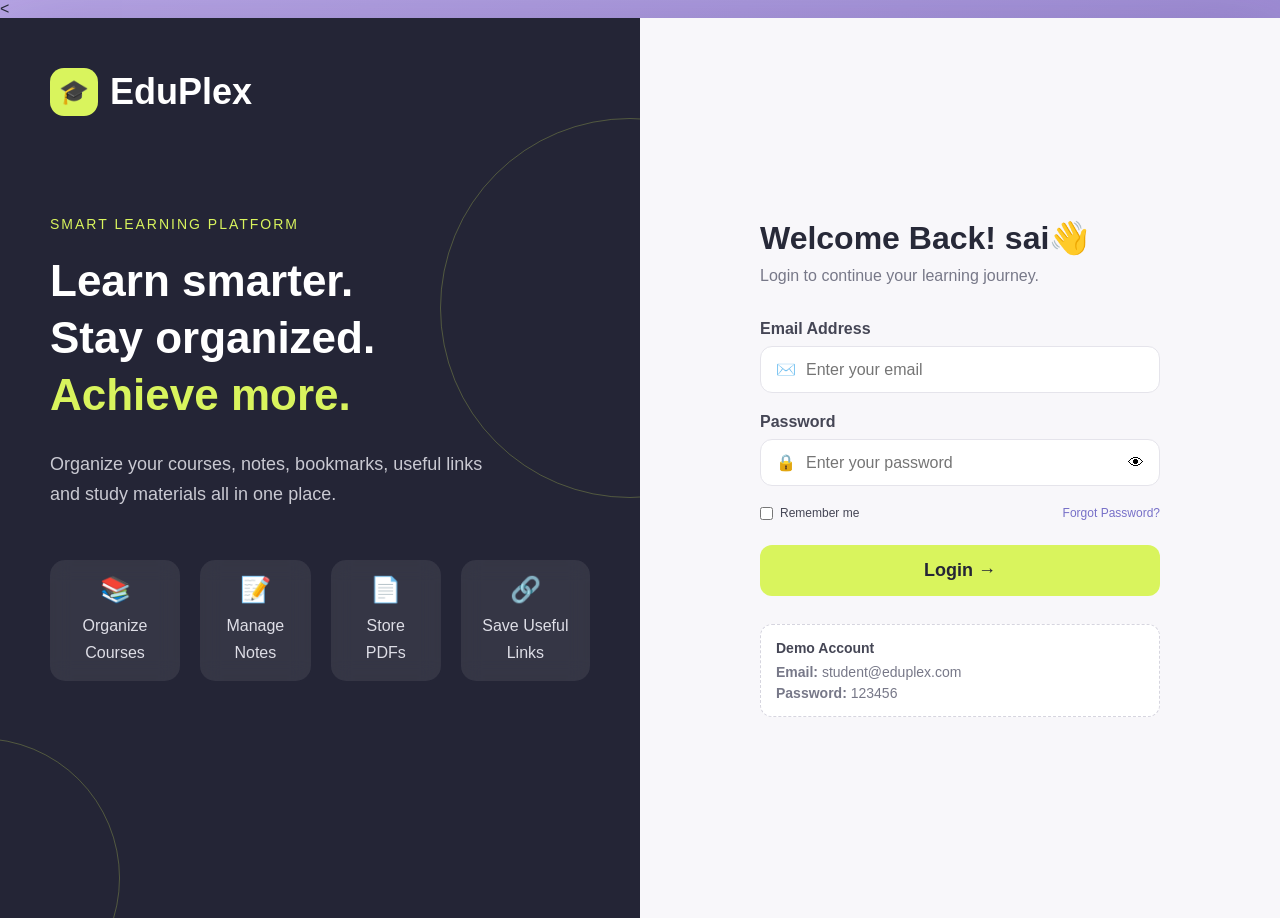
<file: index.html>
<<!DOCTYPE html>
<html lang="en">
<head>
    <meta charset="UTF-8">
    <meta name="viewport" content="width=device-width, initial-scale=1.0">

    <title>EduPlex | Login</title>

    <link rel="stylesheet" href="style.css">
</head>

<body class="login-body">

    <div class="login-container">

        <!-- LEFT SIDE -->

        <div class="login-welcome">

            <div class="brand">
                <div class="brand-icon">🎓</div>
                <h1>EduPlex</h1>
            </div>

            <div class="welcome-content">

                <span class="welcome-tag">
                    SMART LEARNING PLATFORM
                </span>

                <h2>
                    Learn smarter.<br>
                    Stay organized.<br>
                    <span>Achieve more.</span>
                </h2>

                <p>
                    Organize your courses, notes, bookmarks, useful links
                    and study materials all in one place.
                </p>

                <!-- FEATURES -->

                <div class="login-features">

                    <div>
                        <span>📚</span>
                        <p>Organize Courses</p>
                    </div>

                    <div>
                        <span>📝</span>
                        <p>Manage Notes</p>
                    </div>

                    <div>
                        <span>📄</span>
                        <p>Store PDFs</p>
                    </div>

                    <div>
                        <span>🔗</span>
                        <p>Save Useful Links</p>
                    </div>

                </div>

            </div>

            <div class="welcome-decoration decoration-one"></div>
            <div class="welcome-decoration decoration-two"></div>

        </div>


        <!-- RIGHT SIDE -->

        <div class="login-form-section">

            <div class="login-box">

                <div class="mobile-logo">
                    🎓 EduPlex
                </div>

                <h2>Welcome Back! sai👋</h2>

                <p class="login-subtitle">
                    Login to continue your learning journey.
                </p>


                <!-- LOGIN FORM -->

                <form id="loginForm">

                    <label>Email Address</label>

                    <div class="input-group">

                        <span>✉️</span>

                        <input
                            type="email"
                            id="loginEmail"
                            placeholder="Enter your email"
                            required
                        >

                    </div>


                    <label>Password</label>

                    <div class="input-group password-group">

                        <span>🔒</span>

                        <input
                            type="password"
                            id="loginPassword"
                            placeholder="Enter your password"
                            required
                        >

                        <button
                            type="button"
                            id="togglePassword"
                            class="toggle-password"
                        >
                            👁
                        </button>

                    </div>


                    <!-- LOGIN OPTIONS -->

                    <div class="login-options">

                        <label class="remember">

                            <input
                                type="checkbox"
                                id="rememberMe"
                            >

                            Remember me

                        </label>

                        <a href="#" id="forgotPassword">
                            Forgot Password?
                        </a>

                    </div>


                    <!-- LOGIN BUTTON -->

                    <button
                        type="submit"
                        class="login-btn"
                    >
                        Login →
                    </button>

                </form>


                <!-- DEMO ACCOUNT -->

                <div class="demo-login">

                    <p>
                        Demo Account
                    </p>

                    <div>
                        <strong>Email:</strong>
                        student@eduplex.com
                    </div>

                    <div>
                        <strong>Password:</strong>
                        123456
                    </div>

                </div>

            </div>

        </div>

    </div>


    <!-- TOAST -->

    <div class="toast" id="toast"></div>


    <!-- JAVASCRIPT -->

    <script src="script.js"></script>

</body>
</html>
</file>
<file: style.css>
/* ===============================
   GLOBAL
================================ */

* {
    margin: 0;
    padding: 0;
    box-sizing: border-box;
}

:root {
    --bg: #f5f4f8;
    --sidebar: #242536;
    --sidebar-light: #303146;
    --text: #272938;
    --muted: #777888;
    --white: #ffffff;
    --lime: #d9f45d;
    --lime-dark: #bddb38;
    --border: #e9e8ee;
    --purple: #ddd9ff;
    --green: #e7f5b5;
    --orange: #ffe5ce;
    --yellow: #fff0b0;
    --shadow: 0 15px 40px rgba(30, 30, 50, 0.08);
}

body {
    font-family: Arial, Helvetica, sans-serif;
    background: linear-gradient(135deg, #b7a5e6, #8e7cc9);
    color: var(--text);
    min-height: 100vh;
    padding: 35px;
}


/* ===============================
   APP CONTAINER
================================ */

.app-container {
    max-width: 1400px;
    min-height: 900px;
    margin: auto;
    display: flex;
    background: var(--bg);
    border-radius: 35px;
    overflow: hidden;
    box-shadow: 0 30px 80px rgba(40, 30, 70, 0.25);
}


/* ===============================
   SIDEBAR
================================ */

.sidebar {
    width: 255px;
    background: var(--sidebar);
    color: white;
    padding: 30px 20px;
    display: flex;
    flex-direction: column;
    flex-shrink: 0;
}

.logo {
    display: flex;
    align-items: center;
    gap: 10px;
    margin-bottom: 45px;
    padding-left: 10px;
}

.logo-icon {
    font-size: 30px;
}

.logo h2 {
    font-size: 25px;
}

.nav-menu {
    display: flex;
    flex-direction: column;
    gap: 8px;
}

.nav-link {
    border: none;
    background: transparent;
    color: #d5d5dc;
    padding: 15px 17px;
    border-radius: 16px;
    font-size: 15px;
    cursor: pointer;
    text-align: left;
    display: flex;
    align-items: center;
    gap: 12px;
    transition: 0.3s;
}

.nav-link:hover {
    background: var(--sidebar-light);
    transform: translateX(4px);
}

.nav-link.active {
    background: var(--lime);
    color: #20212d;
    font-weight: bold;
}

.sidebar-bottom {
    margin-top: auto;
}

.download-card {
    background: linear-gradient(
        135deg,
        var(--lime),
        #c3e845
    );

    color: #252535;
    border-radius: 20px;
    padding: 20px;
    text-align: center;
}

.download-icon {
    font-size: 38px;
    margin-bottom: 10px;
}

.download-card h3 {
    font-size: 16px;
    margin-bottom: 8px;
}

.download-card p {
    font-size: 12px;
    line-height: 1.5;
}


/* ===============================
   MAIN
================================ */

.main-content {
    flex: 1;
    padding: 40px;
    overflow: hidden;
}


/* ===============================
   HEADER
================================ */

.top-header {
    display: flex;
    align-items: center;
    justify-content: space-between;
    margin-bottom: 35px;
    gap: 20px;
}

.header-title h1 {
    font-size: 30px;
    margin-bottom: 8px;
}

.header-title p {
    color: var(--muted);
}

.header-right {
    display: flex;
    align-items: center;
    gap: 20px;
}

.search-box {
    width: 250px;
    background: white;
    border: 1px solid var(--border);
    border-radius: 25px;
    padding: 12px 18px;
    display: flex;
    align-items: center;
    gap: 10px;
}

.search-box input {
    border: none;
    outline: none;
    width: 100%;
    font-size: 13px;
    background: transparent;
}

.profile-avatar {
    width: 45px;
    height: 45px;
    background: #7e69cc;
    color: white;
    border-radius: 50%;
    display: grid;
    place-items: center;
    font-weight: bold;
}

.menu-btn {
    display: none;
}


/* ===============================
   PAGES
================================ */

.page {
    display: none;
    animation: fade 0.4s ease;
}

.page.active-page {
    display: block;
}

@keyframes fade {

    from {
        opacity: 0;
        transform: translateY(10px);
    }

    to {
        opacity: 1;
        transform: translateY(0);
    }
}


/* ===============================
   STATS
================================ */

.stats-grid {
    display: grid;
    grid-template-columns: repeat(4, 1fr);
    gap: 18px;
    margin-bottom: 35px;
}

.stat-card {
    background: var(--white);
    border-radius: 20px;
    padding: 20px;
    display: flex;
    align-items: center;
    gap: 15px;
    box-shadow: var(--shadow);
    transition: 0.3s;
}

.stat-card:hover {
    transform: translateY(-6px);
}

.stat-icon {
    width: 55px;
    height: 55px;
    border-radius: 17px;
    display: grid;
    place-items: center;
    font-size: 25px;
}

.purple {
    background: var(--purple);
}

.green {
    background: var(--green);
}

.orange {
    background: var(--orange);
}

.yellow {
    background: var(--yellow);
}

.stat-card h2 {
    font-size: 25px;
}

.stat-card p {
    color: var(--muted);
    font-size: 13px;
    margin-top: 5px;
}


/* ===============================
   DASHBOARD
================================ */

.dashboard-layout {
    display: grid;
    grid-template-columns: 1.7fr 1fr;
    gap: 25px;
}

.dashboard-section {
    margin-bottom: 30px;
}

.section-header {
    display: flex;
    justify-content: space-between;
    align-items: center;
    margin-bottom: 18px;
}

.section-header h2 {
    font-size: 21px;
    margin-bottom: 6px;
}

.section-header p {
    font-size: 13px;
    color: var(--muted);
}

.view-btn {
    border: none;
    background: transparent;
    text-decoration: underline;
    cursor: pointer;
    color: var(--muted);
}


/* ===============================
   COURSE PREVIEW
================================ */

.course-preview-grid {
    display: grid;
    grid-template-columns: repeat(3, 1fr);
    gap: 15px;
}

.course-card {
    background: white;
    padding: 20px;
    border-radius: 20px;
    box-shadow: var(--shadow);
    transition: 0.3s;
    position: relative;
}

.course-card:hover {
    transform: translateY(-7px);
}

.course-icon {
    width: 48px;
    height: 48px;
    background: var(--purple);
    border-radius: 15px;
    display: grid;
    place-items: center;
    font-size: 23px;
    margin-bottom: 15px;
}

.course-card h3 {
    font-size: 16px;
    margin-bottom: 8px;
}

.course-card p {
    font-size: 12px;
    color: var(--muted);
    line-height: 1.5;
}

.course-footer {
    margin-top: 18px;
    padding-top: 12px;
    border-top: 1px solid var(--border);
    font-size: 12px;
    color: var(--muted);
    display: flex;
    justify-content: space-between;
}

.delete-course {
    position: absolute;
    top: 15px;
    right: 15px;
    border: none;
    background: transparent;
    cursor: pointer;
}


/* ===============================
   ACTIVITY
================================ */

.activity-card {
    background: white;
    padding: 25px;
    border-radius: 22px;
    box-shadow: var(--shadow);
}

.increase {
    color: #65a43c;
    font-size: 13px;
    font-weight: bold;
}

.chart {
    height: 220px;
    display: flex;
    align-items: end;
    justify-content: space-around;
    border-bottom: 1px solid var(--border);
    padding-top: 20px;
}

.chart-bar {
    height: 100%;
    display: flex;
    flex-direction: column;
    justify-content: end;
    align-items: center;
    gap: 10px;
}

.bar {
    width: 12px;
    background: var(--sidebar);
    border-radius: 10px 10px 0 0;
    min-height: 10px;
}

.active-bar .bar {
    background: var(--lime-dark);
}

.chart-bar span {
    font-size: 12px;
    color: var(--muted);
}


/* ===============================
   PREMIUM CARD
================================ */

.premium-card {
    background: var(--sidebar);
    color: white;
    padding: 25px;
    border-radius: 24px;
    min-height: 210px;
    position: relative;
    overflow: hidden;
    margin-bottom: 25px;
}

.premium-card h2 {
    margin-top: 20px;
    font-size: 24px;
}

.premium-card p {
    margin-top: 10px;
    font-size: 13px;
    color: #cfcfd7;
    line-height: 1.5;
    max-width: 230px;
}

.small-logo {
    font-size: 13px;
    color: #dedee5;
}

.premium-emoji {
    position: absolute;
    right: 15px;
    bottom: 10px;
    font-size: 75px;
    opacity: 0.8;
}


/* ===============================
   BUTTONS
================================ */

.lime-btn {
    border: none;
    background: var(--lime);
    color: #262633;
    padding: 12px 18px;
    border-radius: 12px;
    cursor: pointer;
    font-weight: bold;
    transition: 0.3s;
}

.lime-btn:hover {
    background: var(--lime-dark);
    transform: translateY(-2px);
}

.full-btn {
    width: 100%;
    margin-top: 15px;
}


/* ===============================
   SCHEDULE
================================ */

.schedule-card,
.quick-card {
    background: white;
    padding: 25px;
    border-radius: 22px;
    box-shadow: var(--shadow);
    margin-bottom: 25px;
}

.schedule-list {
    display: flex;
    flex-direction: column;
    gap: 15px;
}

.schedule-item {
    display: flex;
    align-items: center;
    gap: 12px;
}

.schedule-icon {
    width: 45px;
    height: 45px;
    border-radius: 13px;
    display: grid;
    place-items: center;
}

.schedule-item h4 {
    font-size: 14px;
    margin-bottom: 5px;
}

.schedule-item p {
    font-size: 12px;
    color: var(--muted);
}

.schedule-item > span {
    margin-left: auto;
    font-size: 12px;
    color: var(--muted);
}


/* ===============================
   QUICK ACTIONS
================================ */

.quick-card h2 {
    margin-bottom: 15px;
    font-size: 19px;
}

.quick-card button {
    width: 100%;
    margin-top: 10px;
    border: none;
    background: #f3f2f6;
    padding: 12px;
    border-radius: 10px;
    cursor: pointer;
    text-align: left;
    transition: 0.3s;
}

.quick-card button:hover {
    background: var(--lime);
}


/* ===============================
   PAGE HEADING
================================ */

.page-heading {
    display: flex;
    justify-content: space-between;
    align-items: center;
    margin-bottom: 28px;
}

.page-heading h2 {
    font-size: 28px;
    margin-bottom: 8px;
}

.page-heading p {
    color: var(--muted);
}


/* ===============================
   COURSE GRID
================================ */

.courses-grid {
    display: grid;
    grid-template-columns: repeat(3, 1fr);
    gap: 20px;
}


/* ===============================
   NOTES
================================ */

.notes-grid {
    display: grid;
    grid-template-columns: repeat(3, 1fr);
    gap: 20px;
}

.note-card {
    background: white;
    padding: 22px;
    border-radius: 20px;
    box-shadow: var(--shadow);
    transition: 0.3s;
}

.note-card:hover {
    transform: translateY(-6px);
}

.note-top {
    display: flex;
    justify-content: space-between;
    margin-bottom: 15px;
}

.note-actions {
    display: flex;
    gap: 8px;
}

.note-actions button {
    border: none;
    background: transparent;
    cursor: pointer;
    font-size: 16px;
}

.note-card h3 {
    margin-bottom: 8px;
}

.note-course {
    color: #7770c8;
    font-size: 12px;
    margin-bottom: 12px;
}

.note-content {
    color: var(--muted);
    font-size: 13px;
    line-height: 1.6;
}

.note-date {
    margin-top: 18px;
    font-size: 11px;
    color: var(--muted);
}


/* ===============================
   PDF
================================ */

.pdf-grid {
    display: grid;
    grid-template-columns: repeat(3, 1fr);
    gap: 20px;
}

.pdf-card {
    background: white;
    padding: 22px;
    border-radius: 20px;
    box-shadow: var(--shadow);
}

.pdf-card h3 {
    margin: 15px 0 8px;
}

.pdf-card p {
    font-size: 13px;
    color: var(--muted);
}

.pdf-actions {
    display: flex;
    gap: 10px;
    margin-top: 20px;
}

.pdf-actions button {
    flex: 1;
    border: none;
    padding: 10px;
    border-radius: 9px;
    cursor: pointer;
}

.view-pdf {
    background: var(--lime);
}

.delete-pdf {
    background: #ffe1e1;
}


/* ===============================
   RECENT LIST
================================ */

.recent-list {
    display: flex;
    flex-direction: column;
    gap: 12px;
}

.recent-item {
    background: white;
    padding: 15px;
    border-radius: 15px;
    display: flex;
    align-items: center;
    gap: 15px;
    box-shadow: var(--shadow);
}

.recent-icon {
    width: 45px;
    height: 45px;
    border-radius: 13px;
    background: var(--purple);
    display: grid;
    place-items: center;
}

.recent-item h4 {
    font-size: 14px;
    margin-bottom: 5px;
}

.recent-item p {
    font-size: 12px;
    color: var(--muted);
}

.recent-date {
    margin-left: auto;
    font-size: 11px;
    color: var(--muted);
}


/* ===============================
   MODAL
================================ */

.modal {
    display: none;
    position: fixed;
    inset: 0;
    background: rgba(20, 20, 30, 0.55);
    align-items: center;
    justify-content: center;
    padding: 20px;
    z-index: 100;
}

.modal.show {
    display: flex;
}

.modal-content {
    width: 100%;
    max-width: 500px;
    background: white;
    padding: 30px;
    border-radius: 22px;
    position: relative;
    animation: modalAnimation 0.3s ease;
}

@keyframes modalAnimation {

    from {
        opacity: 0;
        transform: scale(0.9);
    }

    to {
        opacity: 1;
        transform: scale(1);
    }
}

.close-modal {
    position: absolute;
    right: 18px;
    top: 12px;
    border: none;
    background: transparent;
    font-size: 28px;
    cursor: pointer;
}

.modal-content h2 {
    margin-bottom: 25px;
}

.modal-content form {
    display: flex;
    flex-direction: column;
    gap: 8px;
}

.modal-content label {
    font-size: 13px;
    margin-top: 7px;
    font-weight: bold;
}

.modal-content input,
.modal-content textarea,
.modal-content select {
    padding: 12px;
    border: 1px solid var(--border);
    border-radius: 10px;
    outline: none;
    font-family: inherit;
}

.modal-content textarea {
    min-height: 110px;
    resize: vertical;
}


/* ===============================
   TOAST
================================ */

.toast {
    position: fixed;
    right: 30px;
    bottom: 30px;
    background: var(--sidebar);
    color: white;
    padding: 15px 20px;
    border-radius: 12px;
    transform: translateY(100px);
    opacity: 0;
    transition: 0.3s;
    z-index: 200;
}

.toast.show {
    transform: translateY(0);
    opacity: 1;
}


/* ===============================
   EMPTY STATE
================================ */

.empty-state {
    grid-column: 1 / -1;
    background: white;
    padding: 60px;
    text-align: center;
    border-radius: 20px;
    color: var(--muted);
}


/* ===============================
   RESPONSIVE
================================ */

@media (max-width: 1200px) {

    .dashboard-layout {
        grid-template-columns: 1fr;
    }

    .stats-grid {
        grid-template-columns: repeat(2, 1fr);
    }

    .courses-grid,
    .notes-grid,
    .pdf-grid {
        grid-template-columns: repeat(2, 1fr);
    }
}


@media (max-width: 850px) {

    body {
        padding: 0;
    }

    .app-container {
        border-radius: 0;
    }

    .sidebar {
        position: fixed;
        left: -270px;
        top: 0;
        height: 100vh;
        z-index: 50;
        transition: 0.3s;
    }

    .sidebar.open {
        left: 0;
    }

    .menu-btn {
        display: block;
        border: none;
        background: var(--sidebar);
        color: white;
        padding: 10px;
        border-radius: 10px;
        cursor: pointer;
    }

    .top-header {
        flex-wrap: wrap;
    }

    .header-right {
        width: 100%;
    }

    .search-box {
        width: 100%;
    }

    .main-content {
        padding: 25px;
    }

    .course-preview-grid {
        grid-template-columns: 1fr;
    }
}


@media (max-width: 550px) {

    .stats-grid,
    .courses-grid,
    .notes-grid,
    .pdf-grid {
        grid-template-columns: 1fr;
    }

    .header-title h1 {
        font-size: 23px;
    }

    .page-heading {
        flex-direction: column;
        align-items: flex-start;
        gap: 15px;
    }

    .page-heading button {
        width: 100%;
    }

    .main-content {
        padding: 18px;
    }
}
/* =========================================
   EDUPLEX LOGIN PAGE
========================================= */

.login-body {
    margin: 0;
    padding: 25px;
    min-height: 100vh;
    display: flex;
    align-items: center;
    justify-content: center;
    background: linear-gradient(135deg, #b7a5e6, #8e7cc9);
}

.login-container {
    width: 100%;
    max-width: 1150px;
    min-height: 650px;
    display: grid;
    grid-template-columns: 1.1fr 1fr;
    background: white;
    border-radius: 30px;
    overflow: hidden;
    box-shadow: 0 30px 80px rgba(40, 30, 70, 0.3);
}


/* =========================================
   LEFT SIDE
========================================= */

.login-welcome {
    background: #242536;
    color: white;
    padding: 50px;
    position: relative;
    overflow: hidden;
}

.brand {
    display: flex;
    align-items: center;
    gap: 12px;
    position: relative;
    z-index: 2;
}

.brand-icon {
    width: 48px;
    height: 48px;
    display: grid;
    place-items: center;
    background: #d9f45d;
    border-radius: 14px;
    font-size: 24px;
}

.brand h1 {
    font-size: 28px;
}

.welcome-content {
    position: relative;
    z-index: 2;
    margin-top: 100px;
}

.welcome-tag {
    display: inline-block;
    font-size: 11px;
    letter-spacing: 2px;
    color: #d9f45d;
    margin-bottom: 20px;
}

.welcome-content h2 {
    font-size: 48px;
    line-height: 1.2;
    margin-bottom: 25px;
}

.welcome-content h2 span {
    color: #d9f45d;
}

.welcome-content > p {
    color: #c9c9d2;
    line-height: 1.7;
    max-width: 450px;
}


/* FEATURES */

.login-features {
    display: flex;
    gap: 20px;
    margin-top: 50px;
}

.login-features div {
    background: rgba(255, 255, 255, 0.08);
    padding: 15px;
    border-radius: 15px;
    text-align: center;
    min-width: 110px;
    backdrop-filter: blur(10px);
}

.login-features span {
    font-size: 25px;
}

.login-features p {
    font-size: 11px;
    margin-top: 8px;
    color: #dedee6;
}


/* DECORATION */

.welcome-decoration {
    position: absolute;
    border-radius: 50%;
    border: 1px solid rgba(217, 244, 93, 0.25);
}

.decoration-one {
    width: 380px;
    height: 380px;
    right: -180px;
    top: 100px;
}

.decoration-two {
    width: 280px;
    height: 280px;
    left: -160px;
    bottom: -100px;
}


/* =========================================
   LOGIN FORM
========================================= */

.login-form-section {
    display: flex;
    align-items: center;
    justify-content: center;
    padding: 40px;
    background: #f8f7fa;
}

.login-box {
    width: 100%;
    max-width: 400px;
}

.mobile-logo {
    display: none;
}

.login-box h2 {
    font-size: 30px;
    color: #272938;
    margin-bottom: 10px;
}

.login-subtitle {
    color: #777888;
    margin-bottom: 35px;
}

.login-box form {
    display: flex;
    flex-direction: column;
}

.login-box label {
    font-size: 13px;
    font-weight: bold;
    margin-bottom: 8px;
    color: #454655;
}

.input-group {
    display: flex;
    align-items: center;
    gap: 10px;
    background: white;
    border: 1px solid #e5e4eb;
    padding: 13px 15px;
    border-radius: 12px;
    margin-bottom: 20px;
    transition: 0.3s;
}

.input-group:focus-within {
    border-color: #9dbb28;
    box-shadow: 0 0 0 3px rgba(217, 244, 93, 0.25);
}

.input-group input {
    width: 100%;
    border: none;
    outline: none;
    background: transparent;
    font-size: 14px;
}

.toggle-password {
    border: none;
    background: transparent;
    cursor: pointer;
    font-size: 16px;
}


/* LOGIN OPTIONS */

.login-options {
    display: flex;
    justify-content: space-between;
    align-items: center;
    margin-bottom: 25px;
}

.remember {
    display: flex;
    align-items: center;
    gap: 7px;
    font-size: 12px !important;
    font-weight: normal !important;
    margin: 0 !important;
}

.login-options a {
    font-size: 12px;
    color: #7770c8;
    text-decoration: none;
}

.login-options a:hover {
    text-decoration: underline;
}


/* LOGIN BUTTON */

.login-btn {
    border: none;
    padding: 15px;
    border-radius: 12px;
    background: #d9f45d;
    color: #242536;
    font-size: 15px;
    font-weight: bold;
    cursor: pointer;
    transition: 0.3s;
}

.login-btn:hover {
    background: #bddb38;
    transform: translateY(-3px);
    box-shadow: 0 10px 25px rgba(150, 180, 50, 0.25);
}


/* DEMO ACCOUNT */

.demo-login {
    margin-top: 28px;
    background: white;
    border: 1px dashed #d6d5df;
    border-radius: 12px;
    padding: 15px;
    font-size: 12px;
    color: #777888;
}

.demo-login p {
    font-weight: bold;
    color: #454655;
    margin-bottom: 8px;
}

.demo-login div {
    margin-top: 5px;
}


/* =========================================
   RESPONSIVE LOGIN
========================================= */

@media (max-width: 850px) {

    .login-container {
        grid-template-columns: 1fr;
        max-width: 500px;
    }

    .login-welcome {
        display: none;
    }

    .login-form-section {
        min-height: 650px;
    }

    .mobile-logo {
        display: block;
        font-size: 26px;
        font-weight: bold;
        margin-bottom: 40px;
        color: #242536;
    }
}


@media (max-width: 500px) {

    .login-body {
        padding: 0;
    }

    .login-container {
        border-radius: 0;
        min-height: 100vh;
    }

    .login-form-section {
        padding: 25px;
    }

    .login-options {
        flex-direction: column;
        align-items: flex-start;
        gap: 12px;
    }
}
/* =========================================
   LOGOUT BUTTON
========================================= */

.logout-btn {
    margin-top: 10px;
    color: #ffb4b4;
}

.logout-btn:hover {
    background: rgba(255, 100, 100, 0.15);
    color: white;
}

/* EDUPLEX LOGIN PAGE - FULL SCREEN */

html,
body.login-body {
    width: 100%;
    min-height: 100%;
    margin: 0;
    padding: 0;
}

body.login-body {
    min-height: 100vh;
    display: block;
}

body.login-body .login-container {
    width: 100%;
    max-width: none;
    min-height: 100vh;
    margin: 0;
    padding: 0;
    display: grid;
    grid-template-columns: 1fr 1fr;
    border-radius: 0;
    box-sizing: border-box;
}

body.login-body .login-welcome,
body.login-body .login-form-section {
    min-width: 0;
    width: 100%;
    box-sizing: border-box;
}

@media (max-width: 700px) {
    body.login-body .login-container {
        grid-template-columns: 1fr;
    }
}

/* EduPlex Dashboard - Full Screen */

html,
body {
    width: 100%;
    min-height: 100%;
    margin: 0;
    padding: 0;
    box-sizing: border-box;
}

body:not(.login-body) {
    min-height: 100vh;
}

body:not(.login-body) .app-container {
    width: 100%;
    max-width: none;
    min-height: 100vh;
    margin: 0;
    border-radius: 0;
    box-sizing: border-box;
}

/* Keep dashboard content responsive */
body:not(.login-body) .main-content {
    min-width: 0;
    box-sizing: border-box;
}

@media (max-width: 768px) {
    body:not(.login-body) .app-container {
        width: 100%;
        min-height: 100vh;
    }
}

/* Login Page - Increase Letter Sizes */

body.login-body .brand h1 {
    font-size: 36px;
}

body.login-body .welcome-tag {
    font-size: 14px;
}

body.login-body .welcome-content h2 {
    font-size: 44px;
    line-height: 1.3;
}

body.login-body .welcome-content p {
    font-size: 18px;
    line-height: 1.7;
}

body.login-body .login-features p {
    font-size: 16px;
}

body.login-body .login-box h2 {
    font-size: 32px;
}

body.login-body .login-subtitle {
    font-size: 16px;
}

body.login-body .login-box form > label {
    font-size: 16px;
}

body.login-body .input-group input {
    font-size: 16px;
}

body.login-body .login-options,
body.login-body .demo-login {
    font-size: 14px;
}

body.login-body .login-btn {
    font-size: 18px;
}

@media (max-width: 768px) {
    body.login-body .welcome-content h2 {
        font-size: 32px;
    }

    body.login-body .login-box h2 {
        font-size: 26px;
    }
}
</file>
